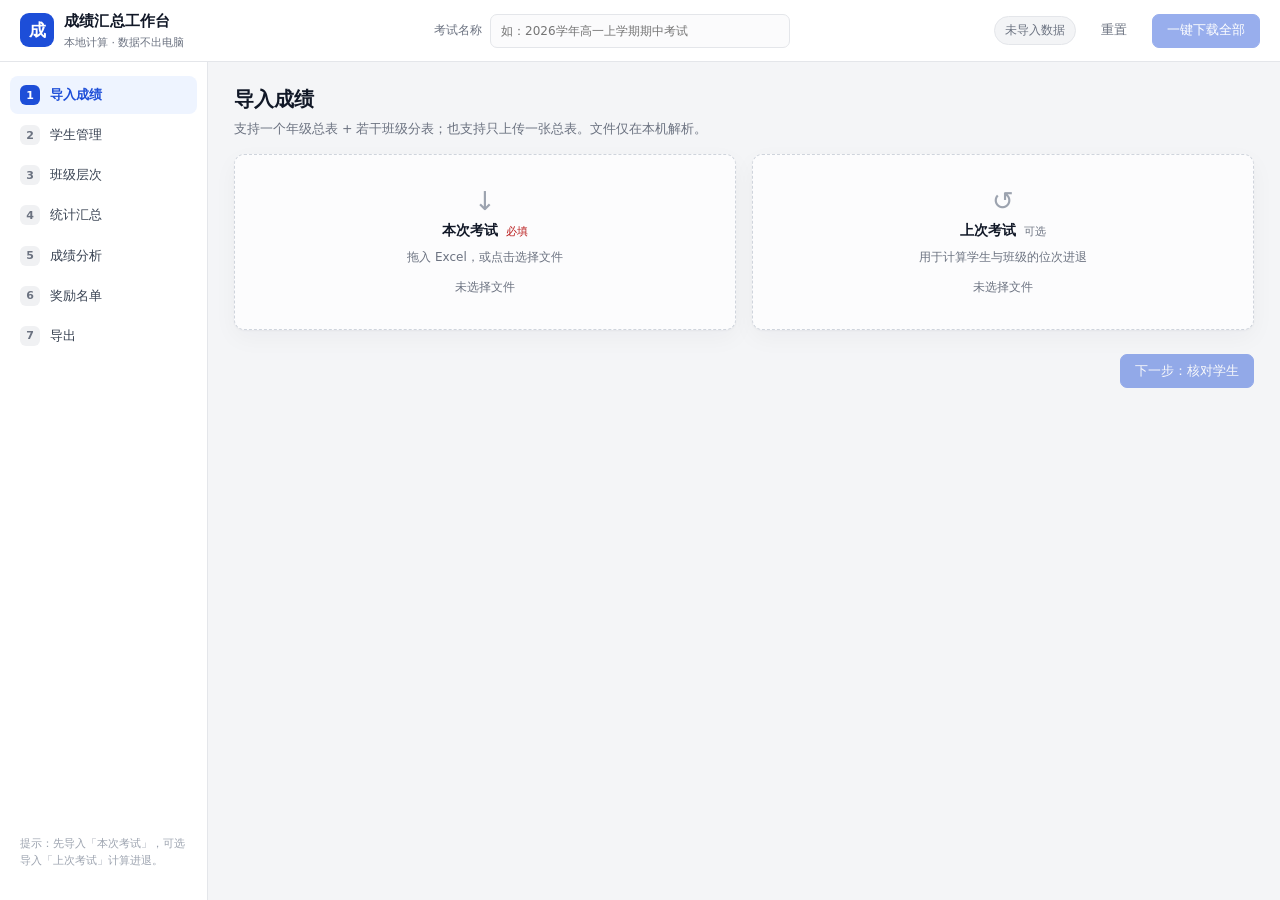
<file: index.html>
<!DOCTYPE html>
<html lang="zh-CN">
<head>
<meta charset="utf-8">
<meta name="viewport" content="width=device-width, initial-scale=1">
<title>成绩汇总工作台</title>
<link rel="stylesheet" href="assets/styles.css">
</head>
<body>
<div class="app">
  <header class="topbar">
    <div class="brand">
      <span class="brand-mark">成</span>
      <div>
        <div class="brand-title">成绩汇总工作台</div>
        <div class="brand-sub">本地计算 · 数据不出电脑</div>
      </div>
    </div>
    <div class="topbar-center">
      <label class="exam-name">
        <span>考试名称</span>
        <input id="examName" type="text" placeholder="如：2026学年高一上学期期中考试">
      </label>
    </div>
    <div class="topbar-actions">
      <span class="status-pill" id="dataStatus">未导入数据</span>
      <button class="btn ghost" id="btnReset" type="button">重置</button>
      <button class="btn primary" id="btnExportAll" type="button" disabled>一键下载全部</button>
    </div>
  </header>

  <div class="body">
    <aside class="side">
      <nav id="nav">
        <button class="nav-item" data-page="import"><span class="nav-no">1</span>导入成绩</button>
        <button class="nav-item" data-page="students"><span class="nav-no">2</span>学生管理</button>
        <button class="nav-item" data-page="tiers"><span class="nav-no">3</span>班级层次</button>
        <button class="nav-item" data-page="stats"><span class="nav-no">4</span>统计汇总</button>
        <button class="nav-item" data-page="analysis"><span class="nav-no">5</span>成绩分析</button>
        <button class="nav-item" data-page="awards"><span class="nav-no">6</span>奖励名单</button>
        <button class="nav-item" data-page="export"><span class="nav-no">7</span>导出</button>
      </nav>
      <div class="side-foot">
        <div class="side-note">提示：先导入「本次考试」，可选导入「上次考试」计算进退。</div>
      </div>
    </aside>

    <main id="main">
      <!-- 1 导入 -->
      <section class="page" id="page-import">
        <div class="page-head">
          <h1>导入成绩</h1>
          <p>支持一个年级总表 + 若干班级分表；也支持只上传一张总表。文件仅在本机解析。</p>
        </div>
        <div class="grid2">
          <div class="card drop" id="dropCur" data-kind="cur">
            <input type="file" accept=".xlsx,.xls" hidden id="fileCur">
            <div class="drop-icon">↓</div>
            <div class="drop-title">本次考试 <span class="req">必填</span></div>
            <div class="drop-desc">拖入 Excel，或点击选择文件</div>
            <div class="drop-file" id="fileCurName">未选择文件</div>
          </div>
          <div class="card drop" id="dropPrev" data-kind="prev">
            <input type="file" accept=".xlsx,.xls" hidden id="filePrev">
            <div class="drop-icon">↺</div>
            <div class="drop-title">上次考试 <span class="opt">可选</span></div>
            <div class="drop-desc">用于计算学生与班级的位次进退</div>
            <div class="drop-file" id="filePrevName">未选择文件</div>
          </div>
        </div>

        <div class="card" id="importSummaryCard" hidden>
          <div class="card-head"><h2>解析结果</h2><span class="muted" id="baseSheetNote"></span></div>
          <div class="stat-row" id="importStats"></div>
          <div class="sheet-list" id="sheetList"></div>
        </div>

        <div class="card" id="issuesCard" hidden>
          <div class="card-head"><h2>数据质检</h2><span class="muted">不阻断导入，但建议核对</span></div>
          <ul class="issue-list" id="issueList"></ul>
        </div>

        <div class="actions-row">
          <button class="btn primary" id="btnGotoStudents" type="button" disabled>下一步：核对学生</button>
        </div>
      </section>

      <!-- 2 学生 -->
      <section class="page" id="page-students" hidden>
        <div class="page-head">
          <h1>学生管理</h1>
          <p>已按年级总表学号清洗：缺考与异常学生整行删除，班级分表同步。可手动增删学生，所有统计实时联动。</p>
        </div>
        <div class="stat-row" id="studentStats"></div>
        <div class="card">
          <div class="toolbar">
            <input class="input" id="studentSearch" type="search" placeholder="搜索学号 / 姓名">
            <select class="input" id="studentClassFilter"></select>
            <span class="muted" id="studentCount"></span>
            <span class="spacer"></span>
            <button class="btn small" id="btnAddStudent" type="button">新增学生</button>
          </div>
          <div class="table-wrap tall" id="studentTable"></div>
        </div>
        <div class="card" id="absentCard">
          <div class="card-head"><h2>缺考 / 已删除名单</h2><span class="muted" id="absentCount"></span></div>
          <div class="table-wrap short" id="absentTable"></div>
        </div>
      </section>

      <!-- 3 层次 -->
      <section class="page" id="page-tiers" hidden>
        <div class="page-head">
          <h1>班级层次</h1>
          <p>默认：精英班 1/8/9/16/17，火箭班 2/4/5/7/10/11/12/13/15/19/20，实验班 3/6/14/18。可自由增删改，改动立即联动分层排名、差值表与奖励名单。</p>
        </div>
        <div class="tier-board" id="tierBoard"></div>
        <div class="card">
          <div class="toolbar">
            <input class="input" id="newTierName" type="text" placeholder="新层次名称，如：重点班">
            <button class="btn small" id="btnAddTier" type="button">新增层次</button>
            <span class="spacer"></span>
            <button class="btn small ghost" id="btnResetTiers" type="button">恢复默认层次</button>
          </div>
          <p class="muted small-note">每个班级只能属于一个层次；未归类的班级会显示在下方「未归类」。</p>
          <div id="unassignedClasses" class="chip-row"></div>
        </div>
      </section>

      <!-- 4 统计 -->
      <section class="page" id="page-stats" hidden>
        <div class="page-head">
          <h1>统计汇总</h1>
          <p>年级总表、班级分表、班级均分与分层排名、班级差值表。排名均为标准 RANK：同分并列、跳号。</p>
        </div>
        <div class="subtabs" id="statTabs">
          <button class="subtab" data-tab="grade">年级总表</button>
          <button class="subtab" data-tab="class">班级分表</button>
          <button class="subtab" data-tab="means">班级均分统计</button>
          <button class="subtab" data-tab="diff">班级差值表</button>
        </div>

        <div class="card tab-panel" data-panel="grade">
          <div class="toolbar">
            <input class="input" id="gradeSearch" type="search" placeholder="搜索学号 / 姓名">
            <select class="input" id="gradeClassFilter"></select>
            <select class="input" id="gradePageSize">
              <option value="50">每页 50</option>
              <option value="100" selected>每页 100</option>
              <option value="200">每页 200</option>
            </select>
            <span class="muted" id="gradeCount"></span>
            <span class="spacer"></span>
            <button class="btn small" id="btnExportGrade" type="button">导出年级总表</button>
          </div>
          <div class="table-wrap tall" id="gradeTable"></div>
          <div class="pager" id="gradePager"></div>
        </div>

        <div class="card tab-panel" data-panel="class" hidden>
          <div class="toolbar">
            <select class="input" id="classSelect"></select>
            <span class="muted" id="classSheetCount"></span>
            <span class="spacer"></span>
            <button class="btn small" id="btnExportClass" type="button">导出该班</button>
          </div>
          <div class="table-wrap tall" id="classTable"></div>
        </div>

        <div class="card tab-panel" data-panel="means" hidden>
          <div class="toolbar">
            <span class="muted">均分按班级条件统计；名次为班级之间的 RANK。</span>
            <span class="spacer"></span>
            <button class="btn small" id="btnExportMeans" type="button">导出均分统计</button>
          </div>
          <div class="table-wrap tall" id="meansTable"></div>
        </div>

        <div class="card tab-panel" data-panel="diff" hidden>
          <div class="toolbar">
            <span class="muted">按层次分组，组末一行为本层次平均；班主任、代课教师可直接编辑并保存。</span>
            <span class="spacer"></span>
            <button class="btn small" id="btnImportTeachers" type="button">导入班主任 / 教师</button>
            <input type="file" id="fileTeachers" accept=".xlsx,.xls" hidden>
            <span class="muted" id="teacherStatus"></span>
            <button class="btn small" id="btnExportDiff" type="button">导出差值表</button>
          </div>
          <div id="diffTable"></div>
        </div>
      </section>

      <!-- 5 分析 -->
      <section class="page" id="page-analysis" hidden>
        <div class="page-head">
          <h1>班级成绩分析</h1>
          <p>选择任意班级生成分析报告；文字板块可在线修改，随结果一起导出。</p>
        </div>
        <div class="toolbar">
          <select class="input" id="analysisClass"></select>
          <button class="btn small" id="btnPrintAnalysis" type="button">打印视图</button>
          <span class="spacer"></span>
          <button class="btn small" id="btnExportAnalysis" type="button">导出该班分析</button>
        </div>
        <div id="analysisBody"></div>

        <div class="card" id="infoCard">
          <div class="card-head"><h2>全年级专项统计</h2><span class="muted" id="infoStatus">尚未导入中考成绩 / 类别</span></div>
          <div class="toolbar">
            <button class="btn small" id="btnImportInfo" type="button">导入学生信息（中考 / 类别）</button>
            <input type="file" id="fileInfo" accept=".xlsx,.xls" hidden>
            <label class="inline-field">本校录取线
              <input class="input narrow" id="zkCutA" type="number" step="1" value="688"> 分
            </label>
            <label class="inline-field">对比校线
              <input class="input narrow" id="zkCutB" type="number" step="1" value="699"> 分
            </label>
            <span class="spacer"></span>
            <button class="btn small" id="btnExportSpecial" type="button">导出专项统计</button>
          </div>
          <p class="muted small-note">学生信息表需含「学号」「中考总分」，可选「类别」（如 子弟、休返）；也可以直接在成绩总表里加这两列。</p>
        </div>

        <div class="card" id="zkCard" hidden>
          <div class="card-head"><h2>中考成绩分组（全年级）</h2><span class="muted" id="zkNote"></span></div>
          <div class="table-wrap" id="zkTable"></div>
        </div>

        <div class="card" id="excludeCard" hidden>
          <div class="card-head"><h2>剔除特定学生后汇算（全年级）</h2><span class="muted" id="excludeNote"></span></div>
          <div class="toolbar" id="exBulk"></div>
          <div class="table-wrap short" id="exSpecial"></div>
          <div class="toolbar">
            <input class="input" id="exSearch" type="search" placeholder="搜索学号 / 姓名，点「加入剔除」">
            <span id="exResults" class="chip-row"></span>
          </div>
          <div class="chip-row" id="exChips" style="margin-bottom:10px"></div>
          <div class="table-wrap" id="exTable"></div>
        </div>
      </section>

      <!-- 6 奖励 -->
      <section class="page" id="page-awards" hidden>
        <div class="page-head">
          <h1>奖励名单</h1>
          <p>总分优秀按各层次等比例选拔，总数约 200 人；单科年级第一同分并列全部列出。</p>
        </div>
        <div class="toolbar">
          <label class="inline-field">优秀比例
            <input class="input narrow" id="awardPct" type="number" min="0" max="100" step="0.1" value="16.7">
            <span class="muted">%</span>
          </label>
          <span class="muted" id="awardPreview"></span>
          <span class="spacer"></span>
          <button class="btn small" id="btnExportAwards" type="button">导出奖励名单</button>
        </div>
        <div class="card">
          <div class="card-head"><h2>总分优秀学生</h2><span class="muted" id="awardTotalCount"></span></div>
          <div class="table-wrap" id="awardExcellent"></div>
        </div>
        <div class="card">
          <div class="card-head"><h2>单科年级第一</h2><span class="muted">同分并列全部列出</span></div>
          <div class="table-wrap" id="awardTop"></div>
        </div>
      </section>

      <!-- 7 导出 -->
      <section class="page" id="page-export" hidden>
        <div class="page-head">
          <h1>导出</h1>
          <p>表头一行、白底无填充，数值为真实数值，WPS / Excel 均可直接打开。</p>
        </div>
        <div class="card">
          <div class="card-head"><h2>选择要下载的文件</h2><span class="muted">每个模块一个独立 xlsx，勾选后批量下载</span></div>
          <div class="toolbar">
            <button class="btn small" id="exSelectAll" type="button">全选</button>
            <button class="btn small" id="exSelectNone" type="button">全不选</button>
            <span class="spacer"></span>
            <button class="btn small" id="exMerge" type="button">合并为一个工作簿</button>
            <button class="btn primary" id="exDownloadSel" type="button">下载选中</button>
          </div>
          <div id="exportList" class="export-list"></div>
        </div>
        <div class="card">
          <div class="card-head"><h2>导出说明</h2></div>
          <ul class="plain-list">
            <li>「下载选中」会按勾选逐个生成文件；班级分表会生成 20 个独立文件。</li>
            <li>浏览器若提示「允许下载多个文件」，请选择允许。</li>
            <li>「合并为一个工作簿」仍提供一个包含全部结果表的 xlsx，便于存档。</li>
            <li>所有计算在本机完成，文件不上传任何服务器。</li>
          </ul>
        </div>
      </section>
    </main>
  </div>
</div>

<div class="toast" id="toast" hidden></div>

<div class="overlay" id="overlay" hidden>
  <div class="dialog" id="dialog">
    <div class="dialog-head"><h2 id="dialogTitle">提示</h2><button class="icon-btn" id="dialogClose" type="button">×</button></div>
    <div class="dialog-body" id="dialogBody"></div>
    <div class="dialog-foot" id="dialogFoot"></div>
  </div>
</div>

<script src="assets/xlsx.full.min.js"></script>
<script src="assets/core.js"></script>
<script src="assets/app.js"></script>
</body>
</html>
</file>
<file: assets/styles.css>
:root {
  --bg: #f4f5f7;
  --panel: #ffffff;
  --ink: #111827;
  --sub: #6b7280;
  --line: #e4e6ea;
  --line-soft: #f1f2f4;
  --brand: #1d4ed8;
  --brand-weak: #eef4ff;
  --good: #15803d;
  --bad: #b91c1c;
  --warn: #b45309;
  --radius: 10px;
  --shadow: 0 1px 2px rgba(17, 24, 39, .04), 0 8px 24px rgba(17, 24, 39, .04);
}

* { box-sizing: border-box; }
[hidden] { display: none !important; }
html, body { height: 100%; }
body {
  margin: 0;
  background: var(--bg);
  color: var(--ink);
  font: 14px/1.55 "Microsoft YaHei", "PingFang SC", "Hiragino Sans GB", system-ui, -apple-system, sans-serif;
  -webkit-font-smoothing: antialiased;
}
button, input, select, textarea { font: inherit; color: inherit; }
button { cursor: pointer; }
h1, h2, h3 { margin: 0; font-weight: 600; }
p { margin: 0; }
ul { margin: 0; padding: 0; list-style: none; }

.app { display: flex; flex-direction: column; min-height: 100vh; }

/* ---------- top bar ---------- */
.topbar {
  height: 62px;
  flex: 0 0 62px;
  display: flex;
  align-items: center;
  gap: 24px;
  padding: 0 20px;
  background: var(--panel);
  border-bottom: 1px solid var(--line);
  position: sticky;
  top: 0;
  z-index: 40;
}
.brand { display: flex; align-items: center; gap: 10px; min-width: 210px; }
.brand-mark {
  width: 34px; height: 34px; border-radius: 9px;
  background: var(--brand); color: #fff;
  display: grid; place-items: center;
  font-weight: 700; font-size: 17px;
}
.brand-title { font-weight: 700; font-size: 15px; letter-spacing: .2px; }
.brand-sub { font-size: 11px; color: var(--sub); }
.topbar-center { flex: 1; display: flex; justify-content: center; }
.exam-name { display: flex; align-items: center; gap: 8px; font-size: 12px; color: var(--sub); }
.exam-name input {
  width: 300px; height: 34px; padding: 0 10px;
  border: 1px solid var(--line); border-radius: 7px; background: #fbfbfc;
}
.exam-name input:focus { outline: 2px solid var(--brand-weak); border-color: var(--brand); background: #fff; }
.topbar-actions { display: flex; align-items: center; gap: 10px; }
.status-pill {
  font-size: 12px; color: var(--sub);
  background: #f3f4f6; border: 1px solid var(--line);
  padding: 4px 10px; border-radius: 999px;
}
.status-pill.on { color: var(--good); background: #f0fdf4; border-color: #bbf7d0; }

/* ---------- buttons ---------- */
.btn {
  height: 34px; padding: 0 14px;
  border: 1px solid var(--line); border-radius: 7px;
  background: #fff; font-size: 13px;
  transition: background .15s, border-color .15s, color .15s;
}
.btn:hover { background: #f9fafb; border-color: #d1d5db; }
.btn.primary { background: var(--brand); border-color: var(--brand); color: #fff; }
.btn.primary:hover { background: #1e40af; }
.btn.ghost { background: transparent; border-color: transparent; color: var(--sub); }
.btn.ghost:hover { background: #f3f4f6; color: var(--ink); }
.btn.small { height: 30px; padding: 0 10px; font-size: 12px; }
.btn:disabled { opacity: .45; cursor: not-allowed; }
.icon-btn { border: 0; background: transparent; font-size: 22px; line-height: 1; color: var(--sub); }
.icon-btn:hover { color: var(--ink); }

/* ---------- layout ---------- */
.body { flex: 1; display: flex; min-height: 0; }
.side {
  width: 208px; flex: 0 0 208px;
  background: var(--panel);
  border-right: 1px solid var(--line);
  padding: 14px 10px 20px;
  display: flex; flex-direction: column; gap: 8px;
  position: sticky; top: 62px; height: calc(100vh - 62px);
}
#nav { display: flex; flex-direction: column; gap: 2px; }
.nav-item {
  display: flex; align-items: center; gap: 10px;
  width: 100%; padding: 9px 10px;
  border: 0; border-radius: 8px; background: transparent;
  text-align: left; color: #374151; font-size: 13px;
}
.nav-item:hover { background: #f5f6f8; }
.nav-item.active { background: var(--brand-weak); color: var(--brand); font-weight: 600; }
.nav-item:disabled { color: #c3c7ce; cursor: not-allowed; }
.nav-no {
  width: 20px; height: 20px; border-radius: 6px;
  background: #f0f1f3; color: var(--sub);
  display: grid; place-items: center;
  font-size: 11px; font-weight: 600;
}
.nav-item.active .nav-no { background: var(--brand); color: #fff; }
.side-foot { margin-top: auto; padding: 10px; }
.side-note { font-size: 11px; color: #9ca3af; line-height: 1.6; }

main { flex: 1; min-width: 0; padding: 22px 26px 60px; }
.page { max-width: 1500px; margin: 0 auto; }
.page-head { margin-bottom: 16px; }
.page-head h1 { font-size: 20px; margin-bottom: 4px; }
.page-head p { color: var(--sub); font-size: 12.5px; }

/* ---------- cards ---------- */
.card {
  background: var(--panel);
  border: 1px solid var(--line);
  border-radius: var(--radius);
  box-shadow: var(--shadow);
  padding: 16px;
  margin-bottom: 16px;
}
.card-head { display: flex; align-items: baseline; justify-content: space-between; gap: 12px; margin-bottom: 12px; }
.card-head h2 { font-size: 14px; }
.muted { color: var(--sub); font-size: 12px; }
.spacer { flex: 1; }
.grid2 { display: grid; grid-template-columns: 1fr 1fr; gap: 16px; }

/* ---------- dropzone ---------- */
.drop {
  display: flex; flex-direction: column; align-items: center; justify-content: center;
  gap: 6px; min-height: 176px; text-align: center;
  border: 1.5px dashed #cfd4dc;
  background: #fcfcfd;
  transition: border-color .15s, background .15s;
  cursor: pointer;
}
.drop:hover, .drop.over { border-color: var(--brand); background: var(--brand-weak); }
.drop.has-file { border-style: solid; border-color: #c7d2fe; background: #f8faff; }
.drop-icon { font-size: 26px; color: #9ca3af; line-height: 1; }
.drop-title { font-weight: 600; font-size: 14px; }
.drop-desc { color: var(--sub); font-size: 12px; }
.drop-file { margin-top: 6px; font-size: 12px; color: var(--sub); max-width: 90%; overflow: hidden; text-overflow: ellipsis; white-space: nowrap; }
.req { color: var(--bad); font-size: 11px; font-weight: 400; margin-left: 4px; }
.opt { color: var(--sub); font-size: 11px; font-weight: 400; margin-left: 4px; }

/* ---------- stat row ---------- */
.stat-row { display: grid; grid-template-columns: repeat(auto-fit, minmax(120px, 1fr)); gap: 10px; margin-bottom: 14px; }
.stat {
  background: #fbfbfc; border: 1px solid var(--line-soft);
  border-radius: 8px; padding: 10px 12px;
}
.stat b { display: block; font-size: 20px; font-weight: 700; letter-spacing: .3px; }
.stat span { font-size: 11.5px; color: var(--sub); }

/* ---------- sheets / issues ---------- */
.sheet-list { display: flex; flex-wrap: wrap; gap: 6px; }
.sheet-chip {
  font-size: 11.5px; color: #374151;
  border: 1px solid var(--line); border-radius: 999px;
  padding: 3px 9px; background: #fff;
}
.sheet-chip.base { border-color: #c7d2fe; background: #f5f8ff; color: var(--brand); }
.sheet-chip.bad { border-color: #fecaca; background: #fff5f5; color: var(--bad); }
.issue-list li {
  padding: 6px 0; border-bottom: 1px dashed var(--line-soft);
  font-size: 12.5px; color: #374151;
}
.issue-list li:last-child { border-bottom: 0; }
.issue-list li::before { content: "•"; color: var(--warn); margin-right: 8px; }
.actions-row { display: flex; justify-content: flex-end; gap: 10px; margin-top: 8px; }

/* ---------- toolbar / inputs ---------- */
.toolbar { display: flex; align-items: center; gap: 10px; flex-wrap: wrap; margin-bottom: 12px; }
.input {
  height: 32px; padding: 0 10px;
  border: 1px solid var(--line); border-radius: 7px;
  background: #fff; font-size: 12.5px; min-width: 120px;
}
.input:focus { outline: 2px solid var(--brand-weak); border-color: var(--brand); }
.input.narrow { width: 82px; min-width: 82px; }
.inline-field { display: flex; align-items: center; gap: 6px; font-size: 12.5px; color: var(--sub); }

/* ---------- tables ---------- */
.table-wrap { overflow: auto; border: 1px solid var(--line); border-radius: 8px; }
.table-wrap.tall { max-height: 62vh; }
.table-wrap.short { max-height: 220px; }
table.grid { border-collapse: separate; border-spacing: 0; width: 100%; font-size: 12.5px; }
table.grid th, table.grid td {
  padding: 6px 8px; text-align: right; white-space: nowrap;
  border-bottom: 1px solid var(--line-soft);
}
table.grid th {
  position: sticky; top: 0; z-index: 2;
  background: #fff;
  border-bottom: 1px solid #d1d5db;
  font-weight: 600; color: #374151; text-align: right;
  cursor: pointer; user-select: none;
}
table.grid th.left, table.grid td.left { text-align: left; }
table.grid thead tr:first-child th { top: 0; }
table.grid tbody tr:hover td { background: #fafbfc; }
table.grid tbody tr:nth-child(even) td { background: #fcfcfd; }
table.grid tbody tr:nth-child(even):hover td { background: #f7f8fa; }
table.grid td.num { font-variant-numeric: tabular-nums; }
table.grid tr.total-row td { background: #f7f8fa !important; font-weight: 600; }
table.grid th.sort-asc::after { content: " ▲"; font-size: 9px; color: var(--brand); }
table.grid th.sort-desc::after { content: " ▼"; font-size: 9px; color: var(--brand); }

.tag { display: inline-block; padding: 1px 6px; border-radius: 5px; font-size: 11px; }
.tag.new { background: #eff6ff; color: #1d4ed8; }
.tag.zero { color: var(--sub); }
.up { color: var(--good); }
.down { color: var(--bad); }
.flat { color: #9ca3af; }

.pager { display: flex; align-items: center; justify-content: flex-end; gap: 6px; padding-top: 10px; }
.pager button {
  min-width: 30px; height: 28px; padding: 0 8px;
  border: 1px solid var(--line); border-radius: 6px; background: #fff; font-size: 12px;
}
.pager button.active { background: var(--brand); border-color: var(--brand); color: #fff; }
.pager button:disabled { opacity: .4; }
.pager .pager-info { font-size: 12px; color: var(--sub); margin-right: 6px; }

/* ---------- tiers ---------- */
.tier-board { display: grid; grid-template-columns: repeat(auto-fit, minmax(300px, 1fr)); gap: 14px; margin-bottom: 16px; }
.tier-card {
  background: var(--panel); border: 1px solid var(--line); border-radius: var(--radius);
  box-shadow: var(--shadow); padding: 14px;
}
.tier-head { display: flex; align-items: center; gap: 8px; margin-bottom: 10px; }
.tier-name { font-weight: 600; font-size: 14px; }
.tier-count { font-size: 11.5px; color: var(--sub); }
.tier-head .icon-btn { margin-left: auto; font-size: 16px; }
.chip-row { display: flex; flex-wrap: wrap; gap: 6px; }
.cls-chip {
  display: inline-flex; align-items: center; gap: 5px;
  border: 1px solid var(--line); border-radius: 7px;
  padding: 4px 8px; font-size: 12px; background: #fbfbfc;
}
.cls-chip.on { background: var(--brand-weak); border-color: #bfdbfe; color: var(--brand); }
.cls-chip[data-cat], .cls-chip[data-add] { cursor: pointer; }
.cls-chip button { border: 0; background: transparent; color: #9ca3af; font-size: 13px; line-height: 1; padding: 0; }
.cls-chip button:hover { color: var(--bad); }
.tier-add { display: flex; gap: 6px; margin-top: 10px; }
.tier-add .input { height: 28px; font-size: 12px; min-width: 0; flex: 1; }
.small-note { margin-top: 8px; }

/* ---------- subtabs ---------- */
.subtabs { display: flex; gap: 4px; margin-bottom: 12px; border-bottom: 1px solid var(--line); }
.subtab {
  border: 0; background: transparent; padding: 8px 12px; font-size: 13px;
  color: var(--sub); border-bottom: 2px solid transparent; margin-bottom: -1px;
}
.subtab.active { color: var(--brand); border-bottom-color: var(--brand); font-weight: 600; }

/* ---------- analysis ---------- */
.report-head {
  display: flex; align-items: baseline; gap: 16px; flex-wrap: wrap;
  padding-bottom: 12px; margin-bottom: 14px; border-bottom: 1px solid var(--line);
}
.report-title { font-size: 17px; font-weight: 700; }
.report-meta { color: var(--sub); font-size: 12px; }
.band-bars { display: grid; gap: 6px; }
.band-row { display: grid; grid-template-columns: 92px 1fr 52px 52px; align-items: center; gap: 10px; font-size: 12px; }
.band-label { color: #374151; }
.band-track { display: block; height: 9px; background: #f0f1f3; border-radius: 999px; overflow: hidden; }
.band-fill { display: block; height: 100%; background: #bfdbfe; border-radius: 999px; }
.band-fill.top { background: #93c5fd; }
.band-num { text-align: right; font-variant-numeric: tabular-nums; }
.analysis-grid { display: grid; grid-template-columns: 1.05fr .95fr; gap: 16px; }
.text-block { margin-bottom: 14px; }
.text-block label { display: block; font-weight: 600; font-size: 13px; margin-bottom: 6px; }
.text-block textarea {
  width: 100%; min-height: 96px; resize: vertical;
  border: 1px solid var(--line); border-radius: 8px; padding: 10px;
  font-size: 12.5px; line-height: 1.7; background: #fcfcfd;
}
.text-block textarea:focus { outline: 2px solid var(--brand-weak); border-color: var(--brand); background: #fff; }

/* ---------- export ---------- */
.export-list { display: flex; flex-direction: column; }
.export-class-panel { border-top: 1px dashed var(--line); margin-top: 8px; padding-top: 12px; }
.class-check {
  display: inline-flex; align-items: center; gap: 5px;
  font-size: 12px; border: 1px solid var(--line); border-radius: 6px;
  padding: 3px 8px; background: #fbfbfc;
}
.class-check input { width: 14px; height: 14px; }
.export-row {
  display: grid; grid-template-columns: 24px 1fr auto;
  align-items: center; gap: 10px;
  padding: 8px 4px; border-bottom: 1px solid var(--line-soft);
}
.export-row:last-child { border-bottom: 0; }
.export-row b { display: block; font-size: 13px; font-weight: 600; }
.export-row small { color: var(--sub); font-size: 11.5px; }
.export-row input { width: 16px; height: 16px; }

.export-grid { display: grid; grid-template-columns: repeat(auto-fit, minmax(240px, 1fr)); gap: 12px; margin-bottom: 16px; }
.export-card {
  text-align: left; padding: 16px; border-radius: var(--radius);
  border: 1px solid var(--line); background: var(--panel);
  box-shadow: var(--shadow); display: flex; flex-direction: column; gap: 4px;
}
.export-card:hover { border-color: #c7d2fe; background: #fafbff; }
.export-card strong { font-size: 14px; }
.export-card span { font-size: 12px; color: var(--sub); }
.plain-list li { font-size: 12.5px; color: #374151; padding: 4px 0 4px 16px; position: relative; }
.plain-list li::before { content: "·"; position: absolute; left: 4px; color: var(--brand); font-weight: 700; }

/* ---------- toast / dialog ---------- */
.toast {
  position: fixed; left: 50%; bottom: 28px; transform: translateX(-50%);
  background: #111827; color: #fff; font-size: 13px;
  padding: 10px 16px; border-radius: 8px; z-index: 90;
  box-shadow: 0 10px 30px rgba(0, 0, 0, .18); max-width: 70vw;
}
.toast.error { background: #991b1b; }
.overlay {
  position: fixed; inset: 0; background: rgba(17, 24, 39, .35);
  display: grid; place-items: center; z-index: 100; padding: 20px;
}
.dialog {
  width: min(560px, 94vw); max-height: 86vh; overflow: auto;
  background: #fff; border-radius: 12px; box-shadow: 0 30px 60px rgba(0, 0, 0, .22);
}
.dialog-head { display: flex; align-items: center; justify-content: space-between; padding: 16px 18px 10px; }
.dialog-head h2 { font-size: 15px; }
.dialog-body { padding: 4px 18px 14px; }
.dialog-foot { display: flex; justify-content: flex-end; gap: 8px; padding: 12px 18px 18px; }
.form-row { display: grid; grid-template-columns: 92px 1fr; align-items: center; gap: 10px; margin-bottom: 10px; }
.form-row label { font-size: 12.5px; color: var(--sub); }
.form-row .input { width: 100%; }
.form-note { font-size: 12px; color: var(--sub); margin-top: 8px; }

/* ---------- print ---------- */
@media print {
  body { background: #fff; }
  .topbar, .side, .toolbar, .subtabs, .pager, .actions-row, .toast, .overlay { display: none !important; }
  main { padding: 0; }
  .card { box-shadow: none; border-color: #ddd; break-inside: avoid; }
  .page[hidden] { display: none !important; }
  #page-analysis { display: block !important; }
}

@media (max-width: 980px) {
  .topbar { gap: 12px; padding: 0 14px; }
  .brand-sub { display: none; }
  .brand { min-width: auto; }
  .exam-name span { display: none; }
  .exam-name input { width: 190px; }
  .side { width: 168px; flex-basis: 168px; }
  .analysis-grid { grid-template-columns: 1fr; }
}

/* ---------- diff table ---------- */
table.grid.diff thead tr:nth-child(2) th { top: 29px; }
table.grid.twohead thead tr:nth-child(2) th { top: 29px; }
table.grid.twohead th[colspan] { text-align: center; border-left: 1px solid var(--line); }
table.grid.diff th[colspan] { text-align: center; border-left: 1px solid var(--line); }
table.grid.diff td:nth-child(6n+3) { border-left: 1px solid var(--line); }
.cell-input {
  width: 88px; height: 24px; padding: 0 5px;
  border: 1px solid #e5e7eb; border-radius: 5px;
  font-size: 11.5px; background: #fcfcfd;
}
.cell-input:focus { outline: 2px solid var(--brand-weak); border-color: var(--brand); background: #fff; }

/* ---------- printing ---------- */
body.printing .page { display: none !important; }
body.printing #page-analysis { display: block !important; }
body.printing .card { break-inside: avoid; page-break-inside: avoid; }
body.printing .text-block textarea { border: 0; background: #fff; resize: none; height: auto; min-height: 0; }
</file>
